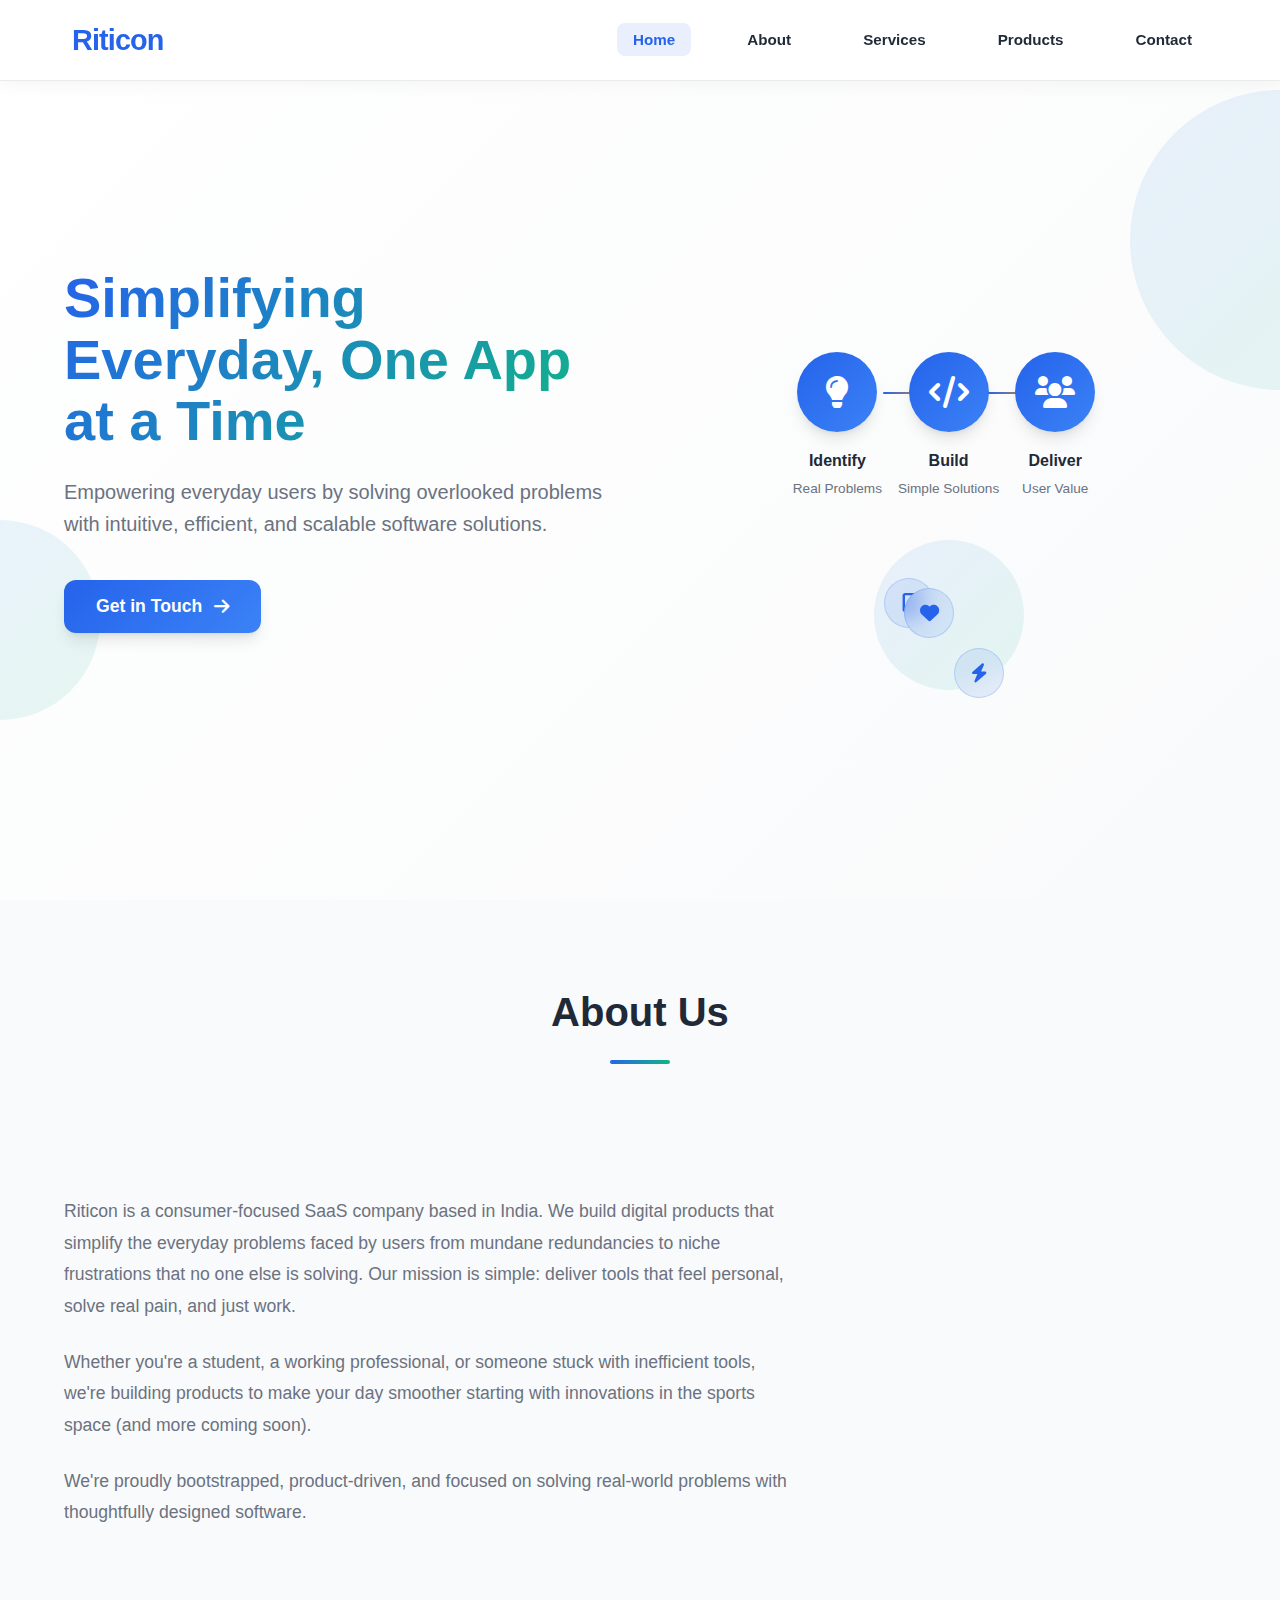
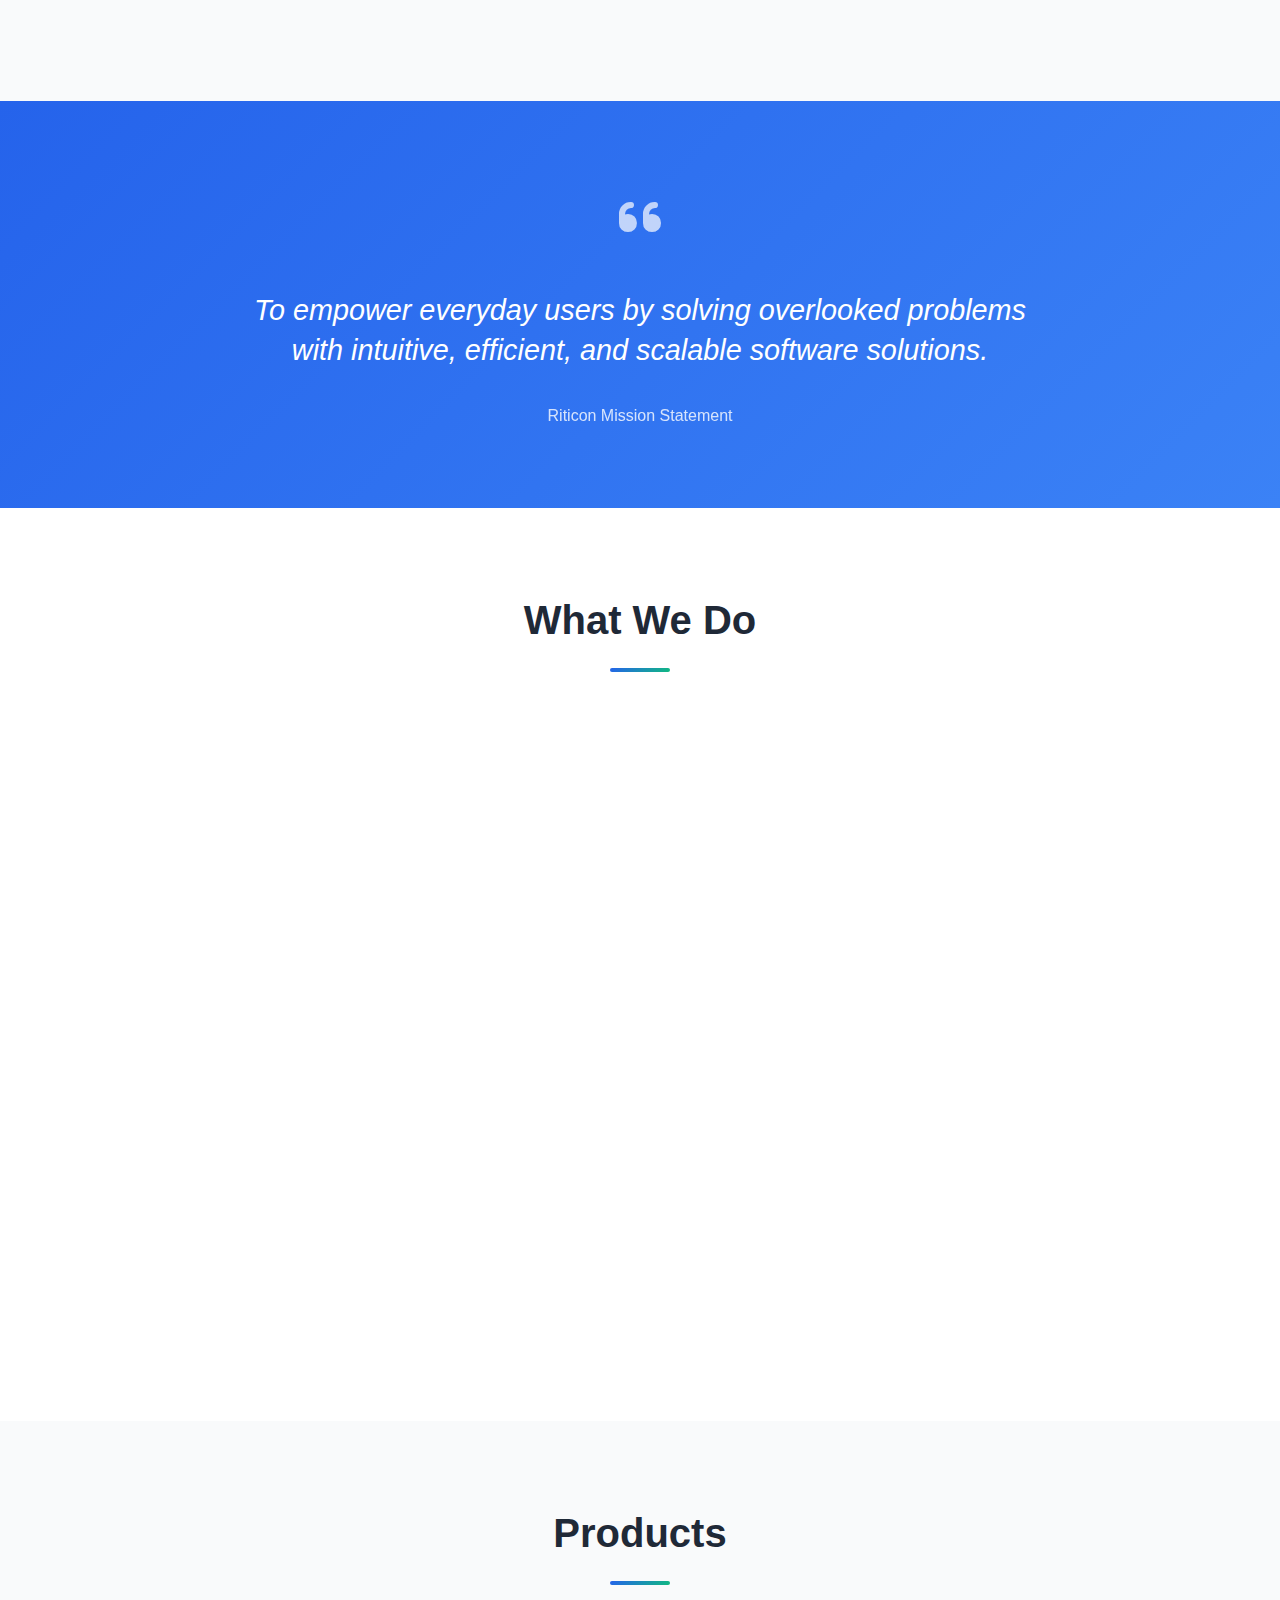
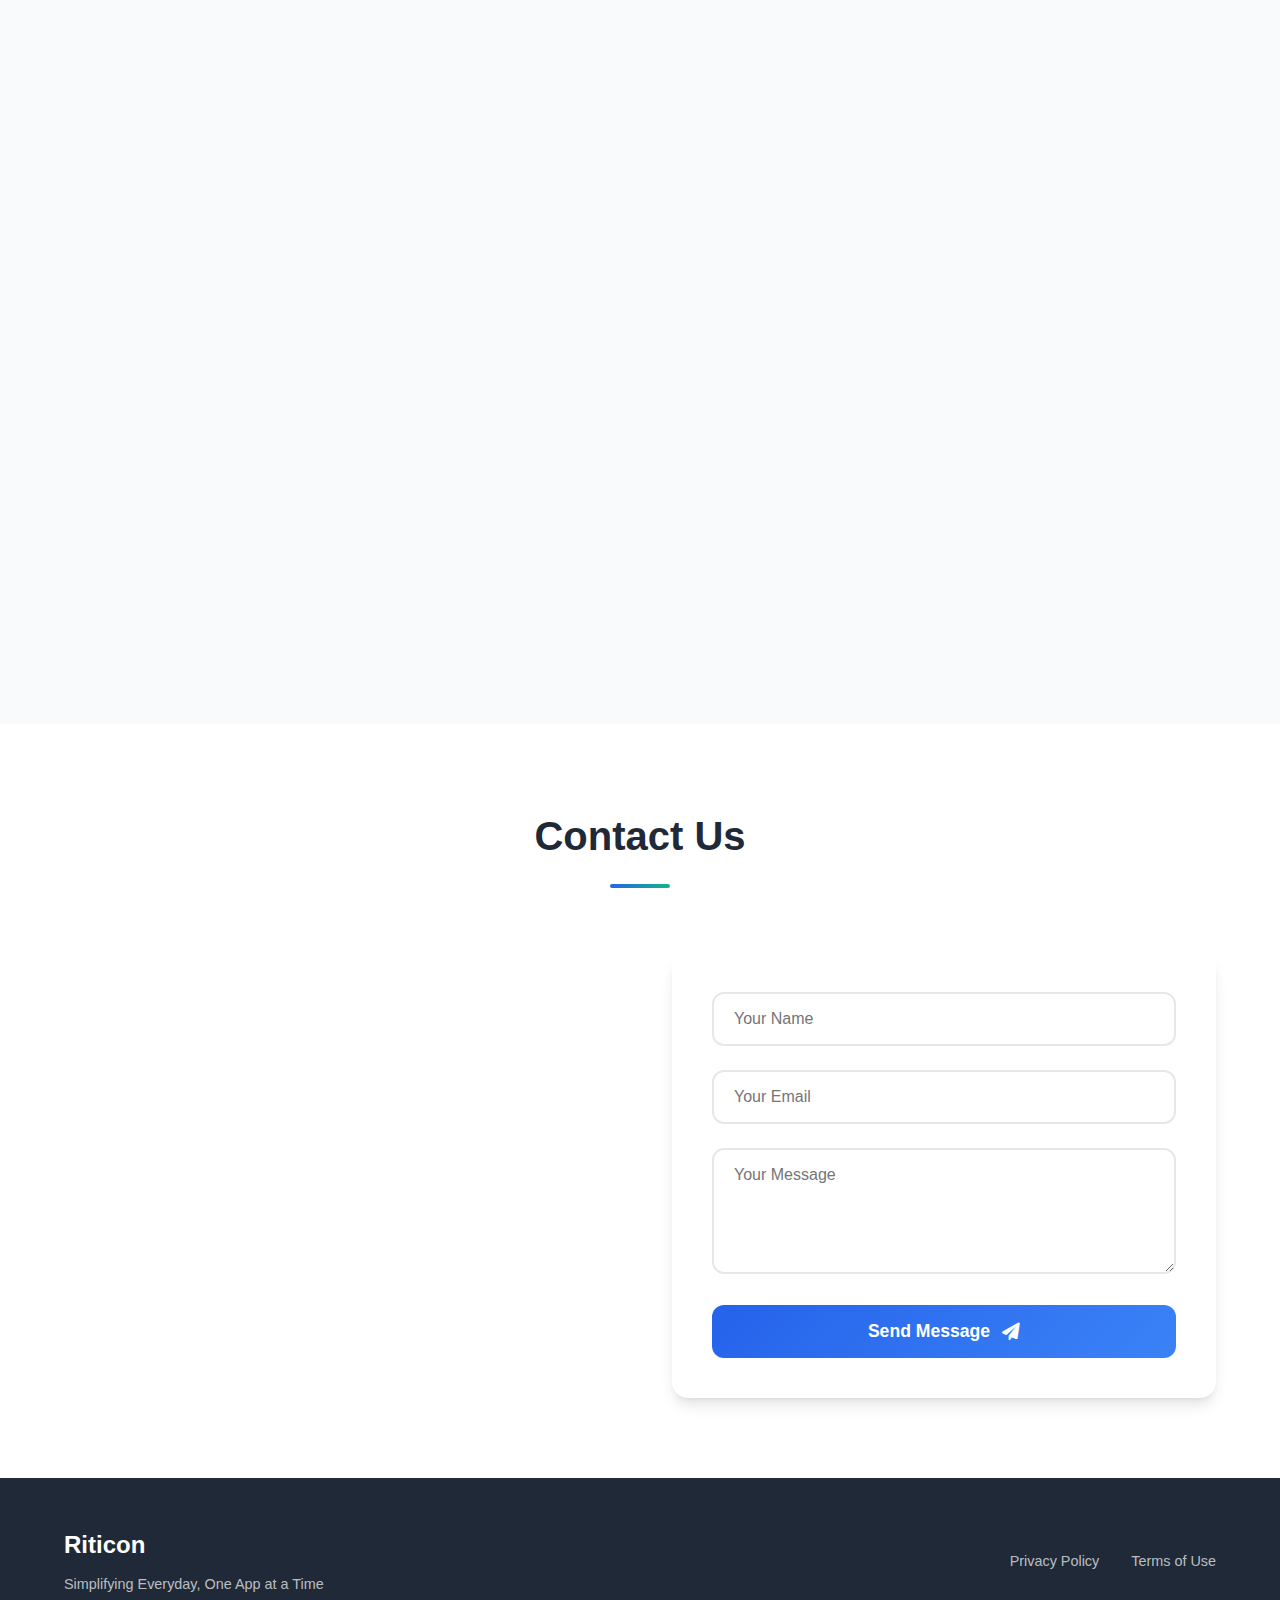
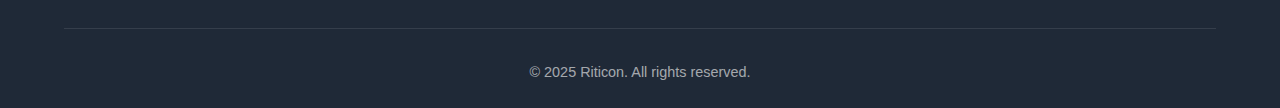
<file: index.html>
<!DOCTYPE html>
<html lang="en">
  <head>
    <meta charset="UTF-8" />
    <meta name="viewport" content="width=device-width, initial-scale=1.0" />
    <title>Riticon - Simplifying Everyday, One App at a Time</title>
    <link rel="stylesheet" href="styles.css" />
    <link
      href="https://fonts.googleapis.com/css2?family=Roboto+Flex:wght@300;400;500;600;700&display=swap"
      rel="stylesheet"
    />
    <link
      rel="stylesheet"
      href="https://cdnjs.cloudflare.com/ajax/libs/font-awesome/6.0.0/css/all.min.css"
    />
  </head>
  <body>
    <nav class="navbar">
      <div class="nav-container">
        <div class="nav-logo">
          <h2>Riticon</h2>
        </div>
        <ul class="nav-menu">
          <li class="nav-item">
            <a href="#home" class="nav-link">Home</a>
          </li>
          <li class="nav-item">
            <a href="#about" class="nav-link">About</a>
          </li>
          <li class="nav-item">
            <a href="#what-we-do" class="nav-link">Services</a>
          </li>
          <li class="nav-item">
            <a href="#products" class="nav-link">Products</a>
          </li>
          <li class="nav-item">
            <a href="#contact" class="nav-link">Contact</a>
          </li>
        </ul>
        <div class="hamburger">
          <span class="bar"></span>
          <span class="bar"></span>
          <span class="bar"></span>
        </div>
      </div>
    </nav>

    <section id="home" class="hero">
      <div class="hero-container">
        <div class="hero-content">
          <h1 class="hero-title">Simplifying Everyday, One App at a Time</h1>
          <p class="hero-subtitle">
            Empowering everyday users by solving overlooked problems with
            intuitive, efficient, and scalable software solutions.
          </p>
          <button class="cta-button" onclick="scrollToContact()">
            <span>Get in Touch</span>
            <i class="fas fa-arrow-right"></i>
          </button>
        </div>
        <div class="hero-visual">
          <div class="infographic-container">
            <div class="process-diagram">
              <div class="process-step step-1">
                <div class="step-circle">
                  <i class="fas fa-lightbulb"></i>
                </div>
                <div class="step-content">
                  <h4>Identify</h4>
                  <p>Real Problems</p>
                </div>
                <div class="step-connector"></div>
              </div>
              <div class="process-step step-2">
                <div class="step-circle">
                  <i class="fas fa-code"></i>
                </div>
                <div class="step-content">
                  <h4>Build</h4>
                  <p>Simple Solutions</p>
                </div>
                <div class="step-connector"></div>
              </div>
              <div class="process-step step-3">
                <div class="step-circle">
                  <i class="fas fa-users"></i>
                </div>
                <div class="step-content">
                  <h4>Deliver</h4>
                  <p>User Value</p>
                </div>
              </div>
            </div>
            <div class="floating-elements">
              <div class="float-item item-1">
                <i class="fas fa-mobile-alt"></i>
              </div>
              <div class="float-item item-2">
                <i class="fas fa-bolt"></i>
              </div>
              <div class="float-item item-3">
                <i class="fas fa-heart"></i>
              </div>
            </div>
          </div>
        </div>
      </div>
      <div class="hero-background">
        <div class="gradient-orb orb-1"></div>
        <div class="gradient-orb orb-2"></div>
        <div class="gradient-orb orb-3"></div>
      </div>
    </section>

    <section id="about" class="about-section">
      <div class="container">
        <div class="section-header">
          <h2 class="section-title">About Us</h2>
          <div class="title-underline"></div>
        </div>
        <div class="about-content">
          <div class="about-text">
            <p>
              Riticon is a consumer-focused SaaS company based in India. We
              build digital products that simplify the everyday problems faced
              by users from mundane redundancies to niche frustrations that no
              one else is solving. Our mission is simple: deliver tools that
              feel personal, solve real pain, and just work.
            </p>

            <p>
              Whether you're a student, a working professional, or someone stuck
              with inefficient tools, we're building products to make your day
              smoother starting with innovations in the sports space (and more
              coming soon).
            </p>

            <p>
              We're proudly bootstrapped, product-driven, and focused on solving
              real-world problems with thoughtfully designed software.
            </p>
          </div>
          <div class="about-stats">
            <div class="stat-item">
              <div class="stat-number">100%</div>
              <div class="stat-label">Bootstrapped</div>
            </div>
            <div class="stat-item">
              <div class="stat-number"><i class="fas fa-flag"></i></div>
              <div class="stat-label">Made in India</div>
            </div>
            <div class="stat-item">
              <div class="stat-number"><i class="fas fa-infinity"></i></div>
              <div class="stat-label">Possibilities</div>
            </div>
          </div>
        </div>
      </div>
    </section>

    <section id="mission" class="mission-section">
      <div class="container">
        <div class="mission-content">
          <div class="quote-icon">
            <i class="fas fa-quote-left"></i>
          </div>
          <blockquote class="mission-quote">
            To empower everyday users by solving overlooked problems with
            intuitive, efficient, and scalable software solutions.
          </blockquote>
          <div class="mission-author">Riticon Mission Statement</div>
        </div>
      </div>
    </section>

    <section id="what-we-do" class="services-section">
      <div class="container">
        <div class="section-header">
          <h2 class="section-title">What We Do</h2>
          <div class="title-underline"></div>
        </div>
        <div class="services-grid">
          <div class="service-card">
            <div class="service-icon">
              <i class="fas fa-cogs"></i>
            </div>
            <h3>Simple, No-Nonsense Apps</h3>
            <p>
              Build applications that eliminate repetitive tasks and streamline
              workflows
            </p>
          </div>
          <div class="service-card">
            <div class="service-icon">
              <i class="fas fa-search"></i>
            </div>
            <h3>Identify Pain Points</h3>
            <p>
              Discover and address the everyday problems users face in their
              digital lives
            </p>
          </div>
          <div class="service-card">
            <div class="service-icon">
              <i class="fas fa-tools"></i>
            </div>
            <h3>Utility-Focused SaaS</h3>
            <p>
              Deliver SaaS tools focused on utility, ease of use, and practical
              value
            </p>
          </div>
          <div class="service-card">
            <div class="service-icon">
              <i class="fas fa-users"></i>
            </div>
            <h3>Customer-First Principles</h3>
            <p>
              Launch products with clean UX, low learning curve, and
              mobile-first design
            </p>
          </div>
        </div>
      </div>
    </section>

    <section id="products" class="products-section">
      <div class="container">
        <div class="section-header">
          <h2 class="section-title">Products</h2>
          <div class="title-underline"></div>
        </div>
        <div class="products-content">
          <div class="product-teaser">
            <div class="teaser-icon">
              <i class="fas fa-rocket"></i>
            </div>
            <h3>Coming Soon</h3>
            <p>
              Riticon is currently developing apps focused on the sports
              ecosystem, solving practical user problems. While full details are
              under wraps, all tools are designed with real users, real
              workflows, and real impact in mind.
            </p>
            <div class="email-signup">
              <input
                type="email"
                placeholder="Enter your email for updates"
                class="email-input"
              />
              <button class="signup-btn">
                <i class="fas fa-bell"></i>
                Notify Me
              </button>
            </div>
            <p class="coming-soon-note">More categories coming soon.</p>
          </div>
        </div>
      </div>
    </section>

    <section id="contact" class="contact-section">
      <div class="container">
        <div class="section-header">
          <h2 class="section-title">Contact Us</h2>
          <div class="title-underline"></div>
        </div>
        <div class="contact-content">
          <div class="contact-info">
            <div class="contact-item">
              <div class="contact-icon">
                <i class="fas fa-envelope"></i>
              </div>
              <div class="contact-details">
                <h4>Email</h4>
                <p>company@riticon.com</p>
              </div>
            </div>
            <div class="contact-item">
              <div class="contact-icon">
                <i class="fas fa-map-marker-alt"></i>
              </div>
              <div class="contact-details">
                <h4>Location</h4>
                <p>India</p>
              </div>
            </div>
          </div>
          <div class="contact-form">
            <form class="form">
              <div class="form-group">
                <input
                  type="text"
                  placeholder="Your Name"
                  class="form-input"
                  required
                />
              </div>
              <div class="form-group">
                <input
                  type="email"
                  placeholder="Your Email"
                  class="form-input"
                  required
                />
              </div>
              <div class="form-group">
                <textarea
                  placeholder="Your Message"
                  class="form-textarea"
                  rows="5"
                  required
                ></textarea>
              </div>
              <button type="submit" class="form-submit">
                <span>Send Message</span>
                <i class="fas fa-paper-plane"></i>
              </button>
            </form>
          </div>
        </div>
      </div>
    </section>

    <footer class="footer">
      <div class="container">
        <div class="footer-content">
          <div class="footer-brand">
            <h3>Riticon</h3>
            <p>Simplifying Everyday, One App at a Time</p>
          </div>
          <div class="footer-links">
            <a href="privacy-policy.html" class="footer-link">Privacy Policy</a>
            <a href="terms-of-use.html" class="footer-link">Terms of Use</a>
          </div>
        </div>
        <div class="footer-bottom">
          <p>&copy; 2025 Riticon. All rights reserved.</p>
        </div>
      </div>
    </footer>

    <script src="script.js"></script>
  </body>
</html>
</file>
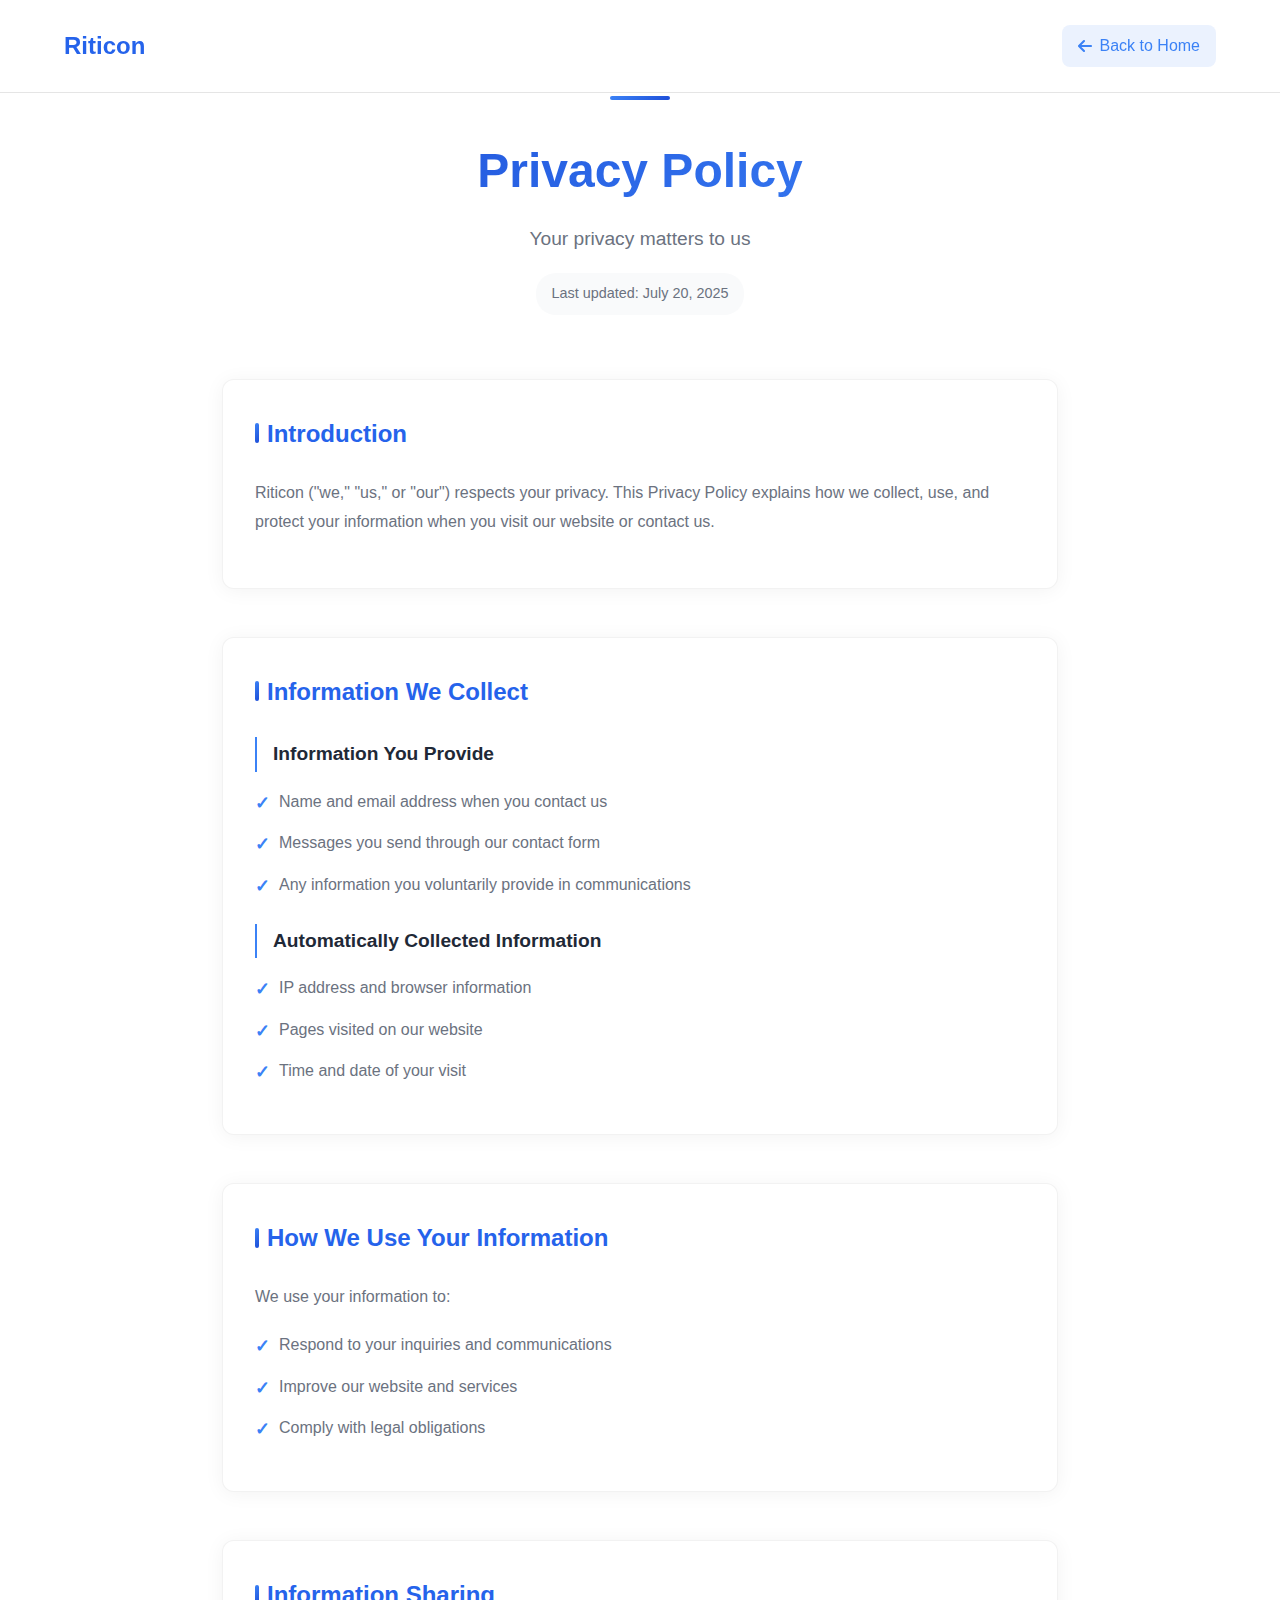
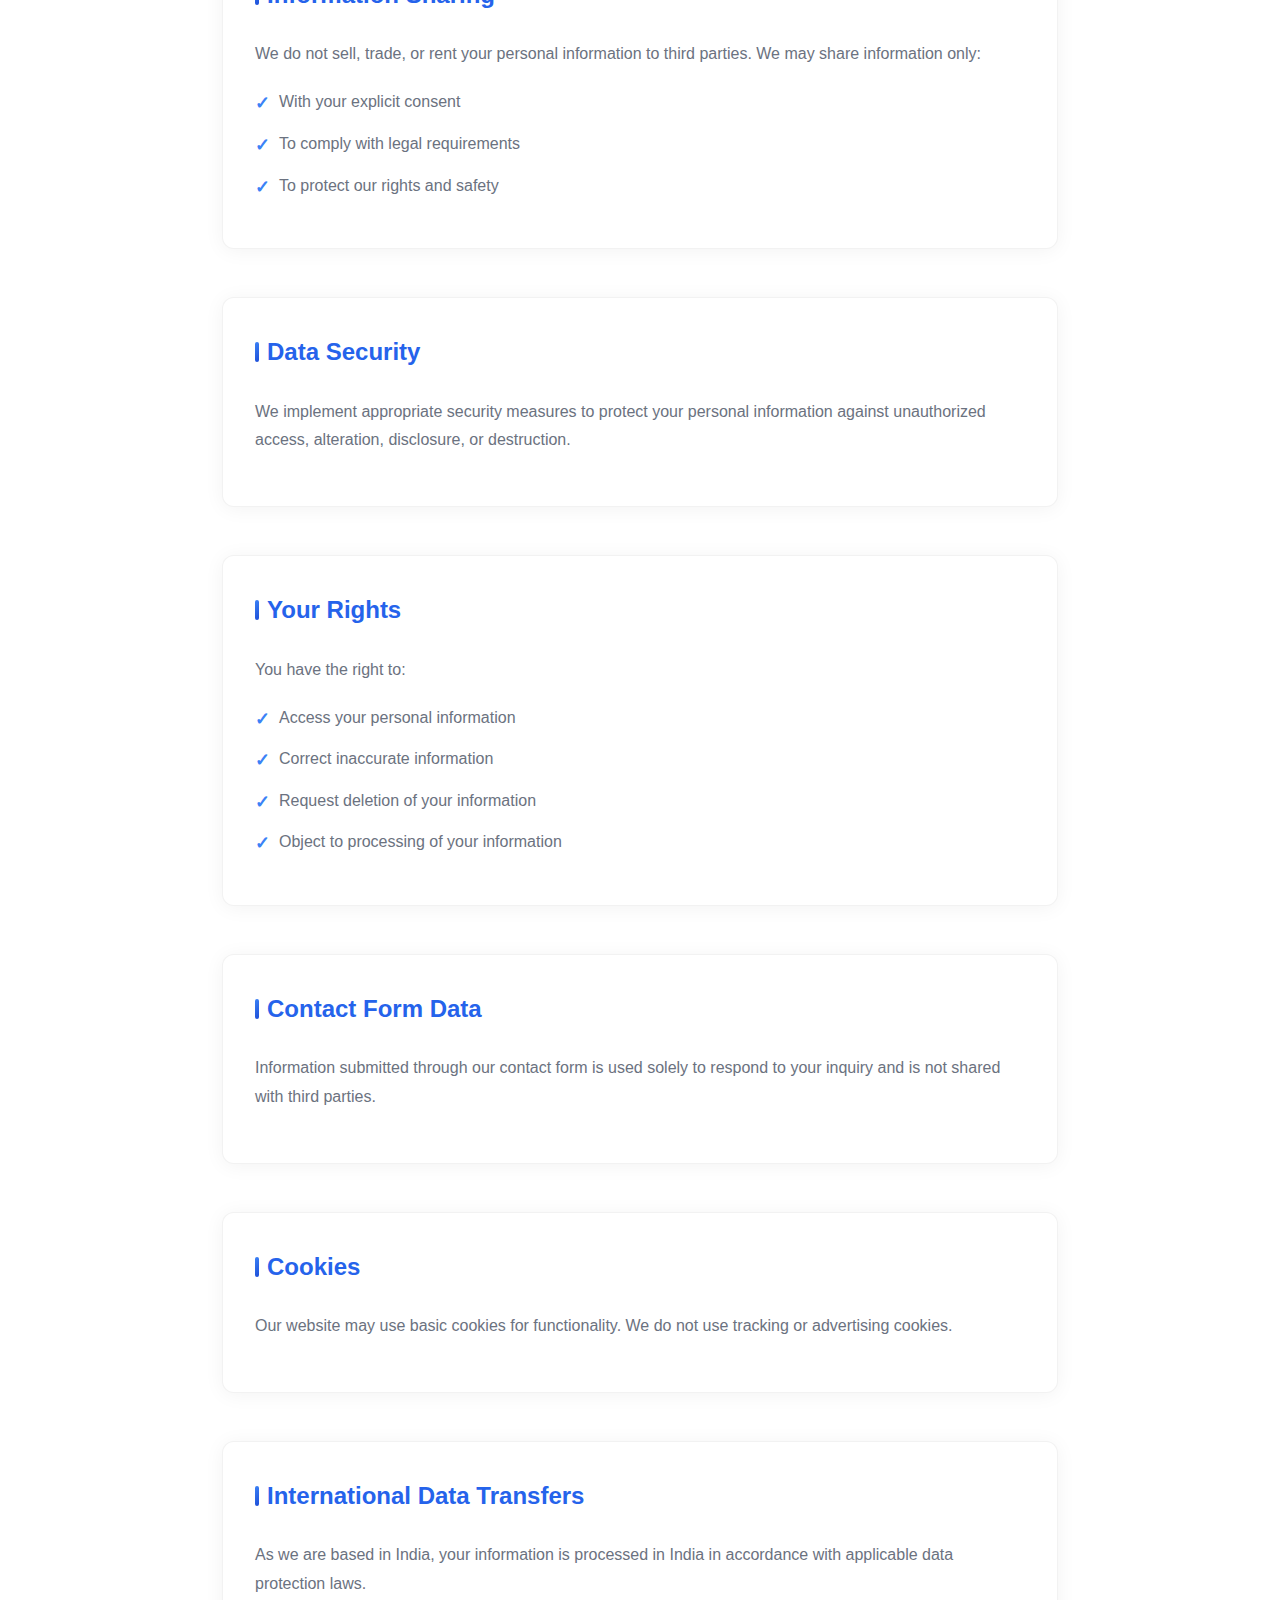
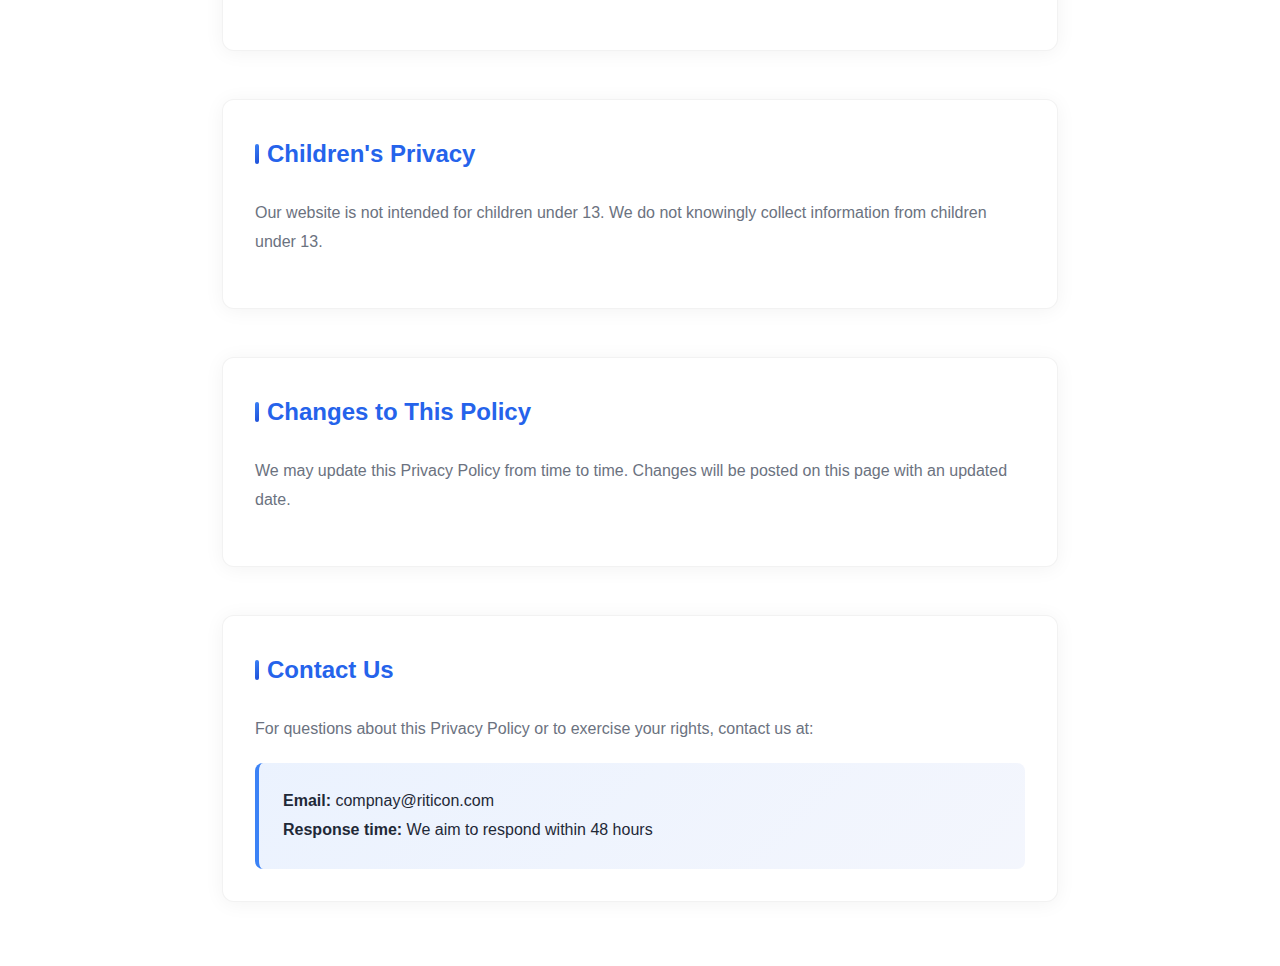
<file: privacy-policy.html>
<!DOCTYPE html>
<html lang="en">
  <head>
    <meta charset="UTF-8" />
    <meta name="viewport" content="width=device-width, initial-scale=1.0" />
    <title>Privacy Policy - Riticon</title>
    <link rel="stylesheet" href="styles.css" />
    <link
      href="https://fonts.googleapis.com/css2?family=Roboto+Flex:wght@300;400;500;600;700&display=swap"
      rel="stylesheet"
    />
    <link
      rel="stylesheet"
      href="https://cdnjs.cloudflare.com/ajax/libs/font-awesome/6.0.0/css/all.min.css"
    />
    <style>
      .legal-nav {
        position: fixed;
        top: 0;
        left: 0;
        right: 0;
        background: rgba(255, 255, 255, 0.95);
        backdrop-filter: blur(10px);
        padding: 1rem 0;
        z-index: 1000;
        border-bottom: 1px solid rgba(0, 0, 0, 0.1);
      }

      .legal-nav .container {
        max-width: 1200px;
        margin: 0 auto;
        padding: 0 1.5rem;
        display: flex;
        justify-content: space-between;
        align-items: center;
        min-height: 60px;
      }

      .nav-logo h3 {
        color: var(--primary-color);
        margin: 0;
        font-size: 1.5rem;
        font-weight: 700;
        line-height: 1;
      }

      .legal-container {
        max-width: 900px;
        margin: 0 auto;
        padding: 8rem 2rem 4rem;
        line-height: 1.8;
        background: #fff;
      }

      .legal-header {
        text-align: center;
        margin-bottom: 4rem;
        position: relative;
      }

      .legal-header::before {
        content: "";
        position: absolute;
        top: -2rem;
        left: 50%;
        transform: translateX(-50%);
        width: 60px;
        height: 4px;
        background: linear-gradient(135deg, #3b82f6, #1d4ed8);
        border-radius: 2px;
      }

      .legal-title {
        font-size: 3rem;
        font-weight: 700;
        background: linear-gradient(135deg, #1d4ed8, #3b82f6);
        -webkit-background-clip: text;
        -webkit-text-fill-color: transparent;
        background-clip: text;
        margin-bottom: 0.5rem;
      }

      .legal-subtitle {
        font-size: 1.2rem;
        color: var(--text-secondary);
        margin-bottom: 1rem;
      }

      .legal-date {
        display: inline-block;
        background: var(--bg-secondary);
        padding: 0.5rem 1rem;
        border-radius: 20px;
        color: var(--text-secondary);
        font-size: 0.9rem;
        font-weight: 500;
      }

      .legal-content {
        display: grid;
        gap: 3rem;
      }

      .legal-section {
        background: #fff;
        border-radius: 12px;
        padding: 2rem;
        box-shadow: 0 2px 20px rgba(0, 0, 0, 0.05);
        border: 1px solid rgba(0, 0, 0, 0.05);
        transition: transform 0.3s ease, box-shadow 0.3s ease;
      }

      .legal-section:hover {
        transform: translateY(-2px);
        box-shadow: 0 8px 30px rgba(0, 0, 0, 0.1);
      }

      .legal-section h2 {
        font-size: 1.5rem;
        font-weight: 600;
        color: var(--primary-color);
        margin-bottom: 1.5rem;
        display: flex;
        align-items: center;
        gap: 0.5rem;
      }

      .legal-section h2::before {
        content: "";
        width: 4px;
        height: 20px;
        background: linear-gradient(135deg, #3b82f6, #1d4ed8);
        border-radius: 2px;
      }

      .legal-section h3 {
        font-size: 1.2rem;
        font-weight: 600;
        color: var(--text-primary);
        margin: 1.5rem 0 1rem;
        padding-left: 1rem;
        border-left: 2px solid #3b82f6;
      }

      .legal-section p {
        margin-bottom: 1.2rem;
        color: var(--text-secondary);
        font-size: 1rem;
      }

      .legal-section ul {
        margin: 1rem 0;
        padding-left: 0;
        list-style: none;
      }

      .legal-section li {
        margin-bottom: 0.8rem;
        color: var(--text-secondary);
        padding-left: 1.5rem;
        position: relative;
      }

      .legal-section li::before {
        content: "✓";
        position: absolute;
        left: 0;
        color: #3b82f6;
        font-weight: bold;
        font-size: 1.1rem;
      }

      .back-link {
        display: inline-flex;
        align-items: center;
        gap: 0.5rem;
        margin-bottom: 2rem;
        color: #3b82f6;
        text-decoration: none;
        font-weight: 500;
        padding: 0.5rem 1rem;
        border-radius: 8px;
        transition: all 0.3s ease;
        background: rgba(59, 130, 246, 0.1);
      }

      .legal-nav .back-link {
        margin-bottom: 0;
        height: fit-content;
        align-self: center;
      }

      .back-link:hover {
        background: #3b82f6;
        color: white;
        transform: translateX(-3px);
      }

      .company-info {
        background: linear-gradient(135deg, #1d4ed8, #3b82f6);
        color: white;
        padding: 2rem;
        border-radius: 12px;
        margin-bottom: 2rem;
        text-align: center;
      }

      .company-info strong {
        font-size: 1.3rem;
        display: block;
        margin-bottom: 1rem;
      }

      .contact-highlight {
        background: linear-gradient(135deg, rgba(59, 130, 246, 0.1), rgba(29, 78, 216, 0.05));
        padding: 1.5rem;
        border-radius: 8px;
        border-left: 4px solid #3b82f6;
      }

      @media (max-width: 768px) {
        .legal-container {
          padding: 6rem 1.5rem 3rem;
        }

        .legal-title {
          font-size: 2.2rem;
        }

        .legal-section {
          padding: 1.5rem;
        }
      }
    </style>
  </head>
  <body>
    <nav class="legal-nav">
      <div class="container">
        <div class="nav-logo">
          <h3>Riticon</h3>
        </div>
        <a href="index.html" class="back-link">
          <i class="fas fa-arrow-left"></i>
          Back to Home
        </a>
      </div>
    </nav>

    <div class="legal-container">
      <div class="legal-header">
        <h1 class="legal-title">Privacy Policy</h1>
        <p class="legal-subtitle">Your privacy matters to us</p>
        <span class="legal-date">Last updated: July 20, 2025</span>
      </div>

      <div class="legal-content">
        <div class="legal-section">
          <h2>Introduction</h2>
          <p>
            Riticon ("we," "us," or "our") respects your privacy. This Privacy
            Policy explains how we collect, use, and protect your information
            when you visit our website or contact us.
          </p>
        </div>

        <div class="legal-section">
          <h2>Information We Collect</h2>

          <h3>Information You Provide</h3>
          <ul>
            <li>Name and email address when you contact us</li>
            <li>Messages you send through our contact form</li>
            <li>Any information you voluntarily provide in communications</li>
          </ul>

          <h3>Automatically Collected Information</h3>
          <ul>
            <li>IP address and browser information</li>
            <li>Pages visited on our website</li>
            <li>Time and date of your visit</li>
          </ul>
        </div>

        <div class="legal-section">
          <h2>How We Use Your Information</h2>
          <p>We use your information to:</p>
          <ul>
            <li>Respond to your inquiries and communications</li>
            <li>Improve our website and services</li>
            <li>Comply with legal obligations</li>
          </ul>
        </div>

        <div class="legal-section">
          <h2>Information Sharing</h2>
          <p>
            We do not sell, trade, or rent your personal information to third
            parties. We may share information only:
          </p>
          <ul>
            <li>With your explicit consent</li>
            <li>To comply with legal requirements</li>
            <li>To protect our rights and safety</li>
          </ul>
        </div>

        <div class="legal-section">
          <h2>Data Security</h2>
          <p>
            We implement appropriate security measures to protect your personal
            information against unauthorized access, alteration, disclosure, or
            destruction.
          </p>
        </div>

        <div class="legal-section">
          <h2>Your Rights</h2>
          <p>You have the right to:</p>
          <ul>
            <li>Access your personal information</li>
            <li>Correct inaccurate information</li>
            <li>Request deletion of your information</li>
            <li>Object to processing of your information</li>
          </ul>
        </div>

        <div class="legal-section">
          <h2>Contact Form Data</h2>
          <p>
            Information submitted through our contact form is used solely to
            respond to your inquiry and is not shared with third parties.
          </p>
        </div>

        <div class="legal-section">
          <h2>Cookies</h2>
          <p>
            Our website may use basic cookies for functionality. We do not use
            tracking or advertising cookies.
          </p>
        </div>

        <div class="legal-section">
          <h2>International Data Transfers</h2>
          <p>
            As we are based in India, your information is processed in India in
            accordance with applicable data protection laws.
          </p>
        </div>

        <div class="legal-section">
          <h2>Children's Privacy</h2>
          <p>
            Our website is not intended for children under 13. We do not
            knowingly collect information from children under 13.
          </p>
        </div>

        <div class="legal-section">
          <h2>Changes to This Policy</h2>
          <p>
            We may update this Privacy Policy from time to time. Changes will be
            posted on this page with an updated date.
          </p>
        </div>

        <div class="legal-section">
          <h2>Contact Us</h2>
          <p>
            For questions about this Privacy Policy or to exercise your rights,
            contact us at:
          </p>
          <div class="contact-highlight">
            <strong>Email:</strong> compnay@riticon.com<br />
            <strong>Response time:</strong> We aim to respond within 48 hours
          </div>
        </div>
      </div>
    </div>
  </body>
</html>
</file>
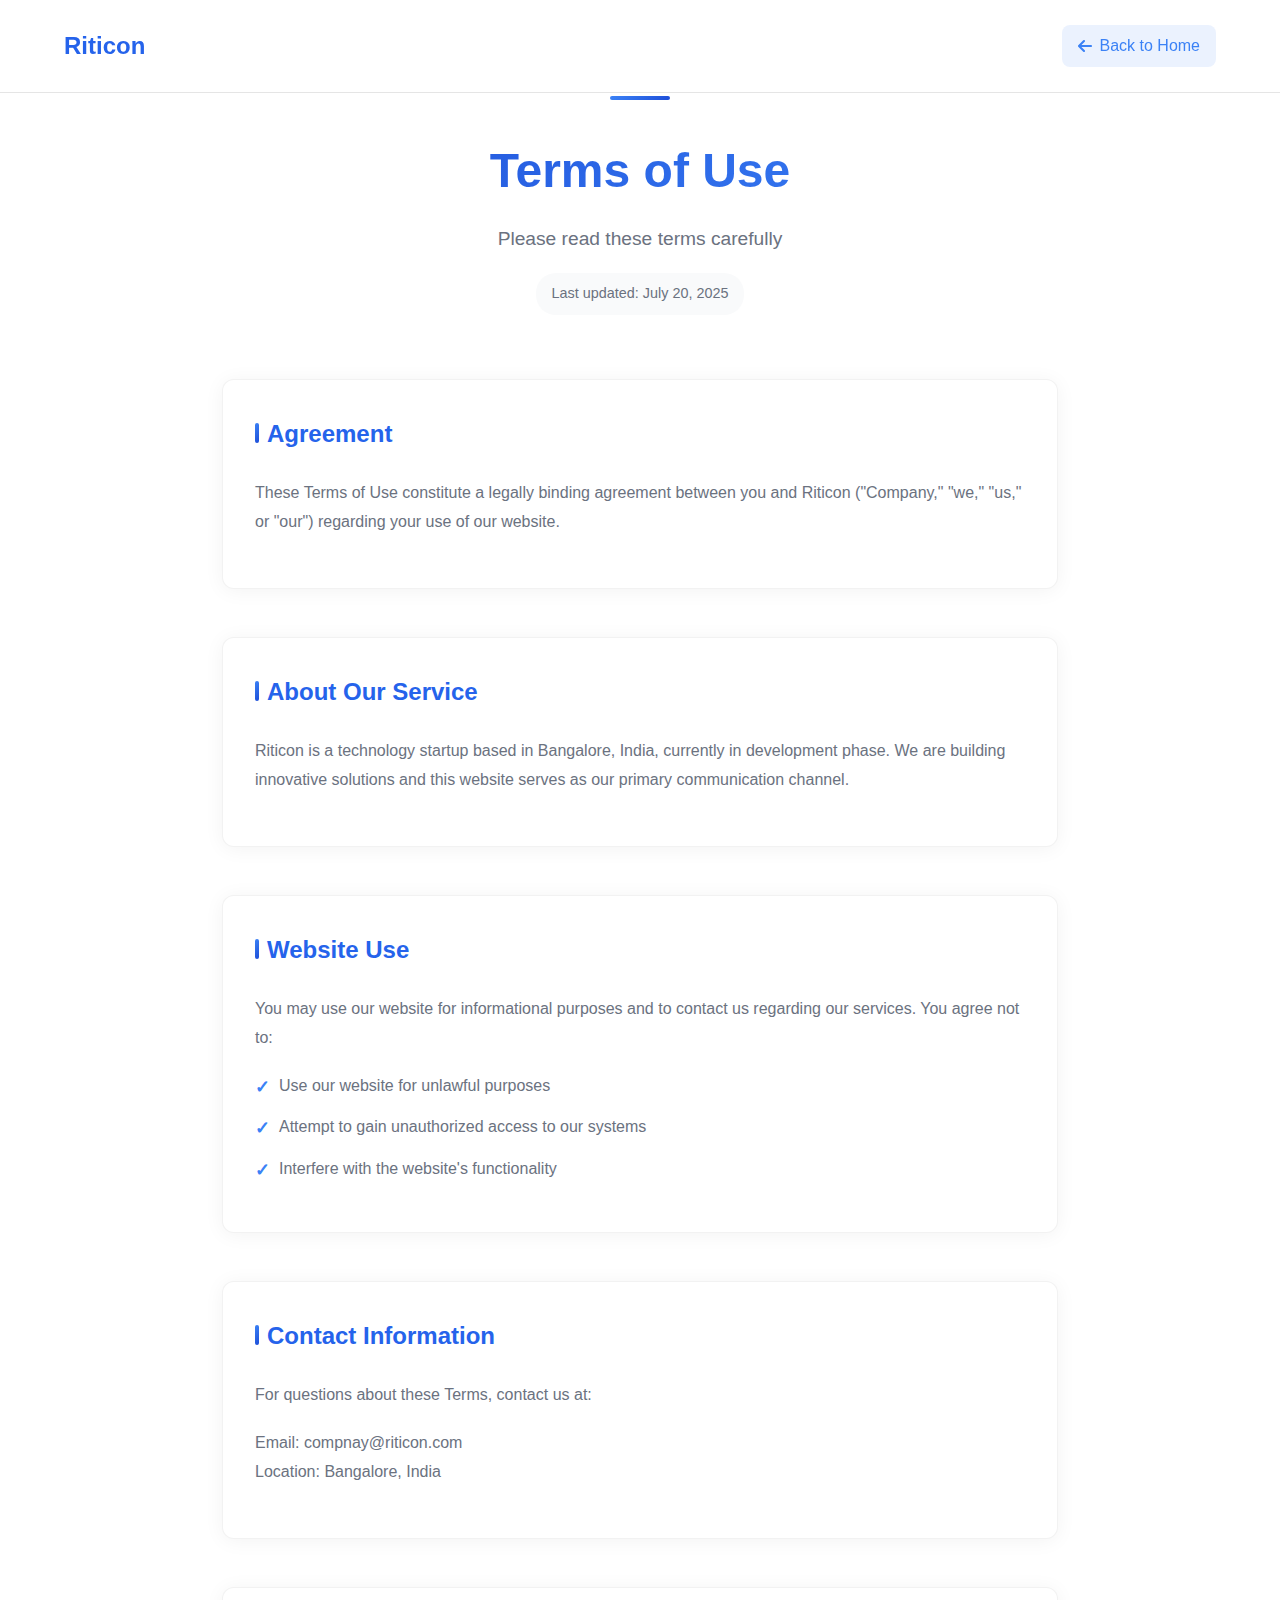
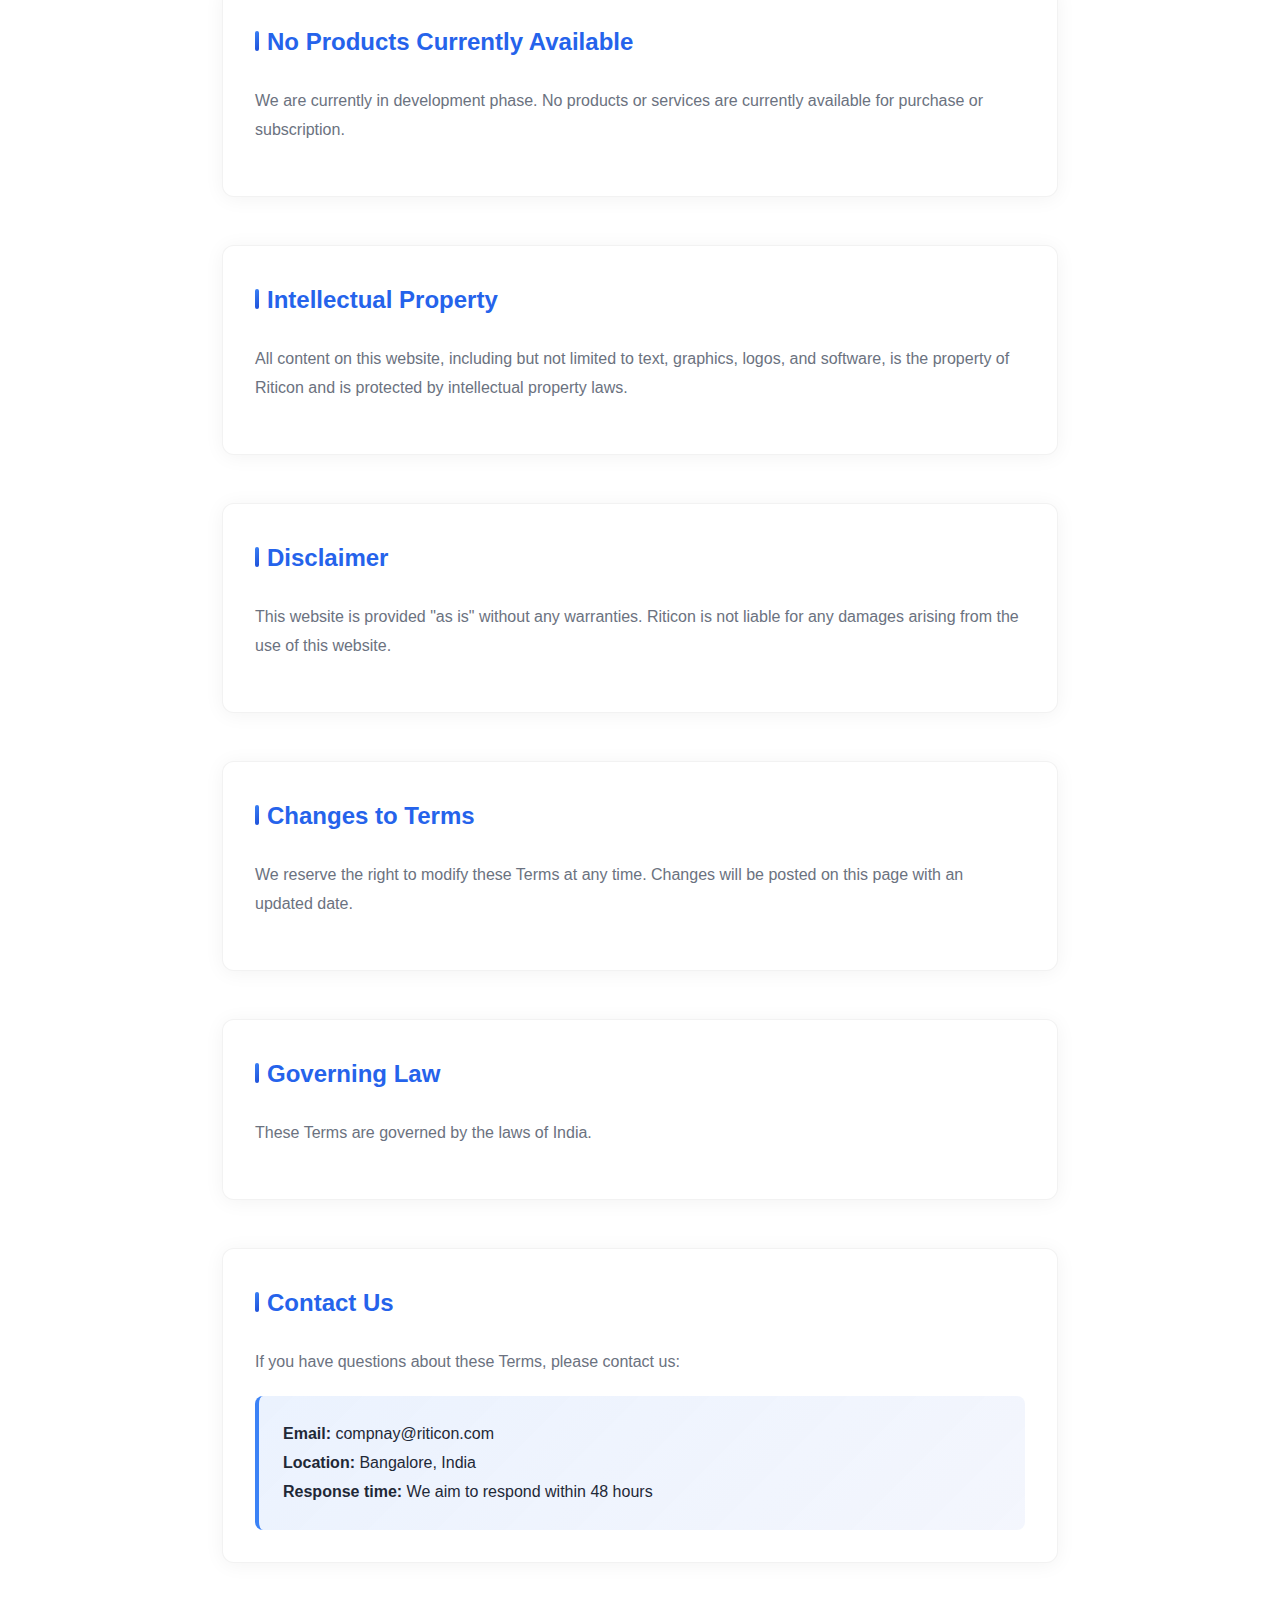
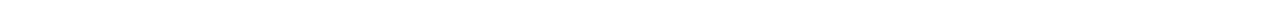
<file: terms-of-use.html>
<!DOCTYPE html>
<html lang="en">
  <head>
    <meta charset="UTF-8" />
    <meta name="viewport" content="width=device-width, initial-scale=1.0" />
    <title>Terms of Use - Riticon</title>
    <link rel="stylesheet" href="styles.css" />
    <link
      href="https://fonts.googleapis.com/css2?family=Roboto+Flex:wght@300;400;500;600;700&display=swap"
      rel="stylesheet"
    />
    <link
      rel="stylesheet"
      href="https://cdnjs.cloudflare.com/ajax/libs/font-awesome/6.0.0/css/all.min.css"
    />
    <style>
      .legal-nav {
        position: fixed;
        top: 0;
        left: 0;
        right: 0;
        background: rgba(255, 255, 255, 0.95);
        backdrop-filter: blur(10px);
        padding: 1rem 0;
        z-index: 1000;
        border-bottom: 1px solid rgba(0, 0, 0, 0.1);
      }

      .legal-nav .container {
        max-width: 1200px;
        margin: 0 auto;
        padding: 0 1.5rem;
        display: flex;
        justify-content: space-between;
        align-items: center;
        min-height: 60px;
      }

      .nav-logo h3 {
        color: var(--primary-color);
        margin: 0;
        font-size: 1.5rem;
        font-weight: 700;
        line-height: 1;
      }

      .legal-container {
        max-width: 900px;
        margin: 0 auto;
        padding: 8rem 2rem 4rem;
        line-height: 1.8;
        background: #fff;
      }

      .legal-header {
        text-align: center;
        margin-bottom: 4rem;
        position: relative;
      }

      .legal-header::before {
        content: "";
        position: absolute;
        top: -2rem;
        left: 50%;
        transform: translateX(-50%);
        width: 60px;
        height: 4px;
        background: linear-gradient(135deg, #3b82f6, #1d4ed8);
        border-radius: 2px;
      }

      .legal-title {
        font-size: 3rem;
        font-weight: 700;
        background: linear-gradient(135deg, #1d4ed8, #3b82f6);
        -webkit-background-clip: text;
        -webkit-text-fill-color: transparent;
        background-clip: text;
        margin-bottom: 0.5rem;
      }

      .legal-subtitle {
        font-size: 1.2rem;
        color: var(--text-secondary);
        margin-bottom: 1rem;
      }

      .legal-date {
        display: inline-block;
        background: var(--bg-secondary);
        padding: 0.5rem 1rem;
        border-radius: 20px;
        color: var(--text-secondary);
        font-size: 0.9rem;
        font-weight: 500;
      }

      .legal-content {
        display: grid;
        gap: 3rem;
      }

      .legal-section {
        background: #fff;
        border-radius: 12px;
        padding: 2rem;
        box-shadow: 0 2px 20px rgba(0, 0, 0, 0.05);
        border: 1px solid rgba(0, 0, 0, 0.05);
        transition: transform 0.3s ease, box-shadow 0.3s ease;
      }

      .legal-section:hover {
        transform: translateY(-2px);
        box-shadow: 0 8px 30px rgba(0, 0, 0, 0.1);
      }

      .legal-section h2 {
        font-size: 1.5rem;
        font-weight: 600;
        color: var(--primary-color);
        margin-bottom: 1.5rem;
        display: flex;
        align-items: center;
        gap: 0.5rem;
      }

      .legal-section h2::before {
        content: "";
        width: 4px;
        height: 20px;
        background: linear-gradient(135deg, #3b82f6, #1d4ed8);
        border-radius: 2px;
      }

      .legal-section h3 {
        font-size: 1.2rem;
        font-weight: 600;
        color: var(--text-primary);
        margin: 1.5rem 0 1rem;
        padding-left: 1rem;
        border-left: 2px solid #3b82f6;
      }

      .legal-section p {
        margin-bottom: 1.2rem;
        color: var(--text-secondary);
        font-size: 1rem;
      }

      .legal-section ul {
        margin: 1rem 0;
        padding-left: 0;
        list-style: none;
      }

      .legal-section li {
        margin-bottom: 0.8rem;
        color: var(--text-secondary);
        padding-left: 1.5rem;
        position: relative;
      }

      .legal-section li::before {
        content: "✓";
        position: absolute;
        left: 0;
        color: #3b82f6;
        font-weight: bold;
        font-size: 1.1rem;
      }

      .back-link {
        display: inline-flex;
        align-items: center;
        gap: 0.5rem;
        margin-bottom: 2rem;
        color: #3b82f6;
        text-decoration: none;
        font-weight: 500;
        padding: 0.5rem 1rem;
        border-radius: 8px;
        transition: all 0.3s ease;
        background: rgba(59, 130, 246, 0.1);
      }

      .legal-nav .back-link {
        margin-bottom: 0;
        height: fit-content;
        align-self: center;
      }

      .back-link:hover {
        background: #3b82f6;
        color: white;
        transform: translateX(-3px);
      }

      .contact-highlight {
        background: linear-gradient(
          135deg,
          rgba(59, 130, 246, 0.1),
          rgba(29, 78, 216, 0.05)
        );
        padding: 1.5rem;
        border-radius: 8px;
        border-left: 4px solid #3b82f6;
        margin-top: 1rem;
      }

      @media (max-width: 768px) {
        .legal-container {
          padding: 6rem 1.5rem 3rem;
        }

        .legal-title {
          font-size: 2.2rem;
        }

        .legal-section {
          padding: 1.5rem;
        }
      }
    </style>
  </head>
  <body>
    <nav class="legal-nav">
      <div class="container">
        <div class="nav-logo">
          <h3>Riticon</h3>
        </div>
        <a href="index.html" class="back-link">
          <i class="fas fa-arrow-left"></i>
          Back to Home
        </a>
      </div>
    </nav>

    <div class="legal-container">
      <div class="legal-header">
        <h1 class="legal-title">Terms of Use</h1>
        <p class="legal-subtitle">Please read these terms carefully</p>
        <span class="legal-date">Last updated: July 20, 2025</span>
      </div>

      <div class="legal-content">
        <div class="legal-section">
          <h2>Agreement</h2>
          <p>
            These Terms of Use constitute a legally binding agreement between
            you and Riticon ("Company," "we," "us," or "our") regarding your use
            of our website.
          </p>
        </div>

        <div class="legal-section">
          <h2>About Our Service</h2>
          <p>
            Riticon is a technology startup based in Bangalore, India, currently
            in development phase. We are building innovative solutions and this
            website serves as our primary communication channel.
          </p>
        </div>

        <div class="legal-section">
          <h2>Website Use</h2>
          <p>
            You may use our website for informational purposes and to contact us
            regarding our services. You agree not to:
          </p>
          <ul>
            <li>Use our website for unlawful purposes</li>
            <li>Attempt to gain unauthorized access to our systems</li>
            <li>Interfere with the website's functionality</li>
          </ul>
        </div>

        <div class="legal-section">
          <h2>Contact Information</h2>
          <p>For questions about these Terms, contact us at:</p>
          <p>
            Email: compnay@riticon.com<br />
            Location: Bangalore, India
          </p>
        </div>

        <div class="legal-section">
          <h2>No Products Currently Available</h2>
          <p>
            We are currently in development phase. No products or services are
            currently available for purchase or subscription.
          </p>
        </div>

        <div class="legal-section">
          <h2>Intellectual Property</h2>
          <p>
            All content on this website, including but not limited to text,
            graphics, logos, and software, is the property of Riticon and is
            protected by intellectual property laws.
          </p>
        </div>

        <div class="legal-section">
          <h2>Disclaimer</h2>
          <p>
            This website is provided "as is" without any warranties. Riticon is
            not liable for any damages arising from the use of this website.
          </p>
        </div>

        <div class="legal-section">
          <h2>Changes to Terms</h2>
          <p>
            We reserve the right to modify these Terms at any time. Changes will
            be posted on this page with an updated date.
          </p>
        </div>

        <div class="legal-section">
          <h2>Governing Law</h2>
          <p>These Terms are governed by the laws of India.</p>
        </div>

        <div class="legal-section">
          <h2>Contact Us</h2>
          <p>If you have questions about these Terms, please contact us:</p>
          <div class="contact-highlight">
            <strong>Email:</strong> compnay@riticon.com<br />
            <strong>Location:</strong> Bangalore, India<br />
            <strong>Response time:</strong> We aim to respond within 48 hours
          </div>
        </div>
      </div>
    </div>
  </body>
</html>
</file>
<file: styles.css>
:root {
  --primary-color: #2563eb;
  --primary-light: #3b82f6;
  --primary-dark: #1d4ed8;
  --secondary-color: #10b981;
  --accent-color: #f59e0b;
  --text-primary: #1f2937;
  --text-secondary: #6b7280;
  --text-light: #9ca3af;
  --bg-primary: #ffffff;
  --bg-secondary: #f9fafb;
  --bg-tertiary: #f3f4f6;
  --border-color: #e5e7eb;
  --shadow-sm: 0 1px 2px 0 rgb(0 0 0 / 0.05);
  --shadow-md: 0 4px 6px -1px rgb(0 0 0 / 0.1), 0 2px 4px -2px rgb(0 0 0 / 0.1);
  --shadow-lg: 0 10px 15px -3px rgb(0 0 0 / 0.1),
    0 4px 6px -4px rgb(0 0 0 / 0.1);
  --shadow-xl: 0 20px 25px -5px rgb(0 0 0 / 0.1),
    0 8px 10px -6px rgb(0 0 0 / 0.1);
  --border-radius: 0.75rem;
  --border-radius-sm: 0.5rem;
  --border-radius-lg: 1rem;
  --transition: all 0.3s cubic-bezier(0.4, 0, 0.2, 1);
  --font-family: "Inter", -apple-system, BlinkMacSystemFont, "Segoe UI", Roboto,
    Oxygen, Ubuntu, Cantarell, sans-serif;
}

* {
  margin: 0;
  padding: 0;
  box-sizing: border-box;
}

html {
  scroll-behavior: smooth;
  font-size: 16px;
}

body {
  font-family: var(--font-family);
  line-height: 1.6;
  color: var(--text-primary);
  background-color: var(--bg-primary);
  overflow-x: hidden;
}

.container {
  max-width: 1200px;
  margin: 0 auto;
  padding: 0 1.5rem;
}

.navbar {
  position: fixed;
  top: 0;
  width: 100%;
  background: rgba(255, 255, 255, 0.95);
  backdrop-filter: blur(15px);
  border-bottom: 1px solid rgba(0, 0, 0, 0.08);
  z-index: 1000;
  transition: var(--transition);
  box-shadow: 0 1px 20px rgba(0, 0, 0, 0.05);
}

.navbar.scrolled {
  background: rgba(255, 255, 255, 0.98);
  box-shadow: var(--shadow-md);
}

.nav-container {
  max-width: 1200px;
  margin: 0 auto;
  padding: 0 2rem;
  display: flex;
  justify-content: space-between;
  align-items: center;
  height: 80px;
}

.nav-logo h2 {
  color: var(--primary-color);
  font-weight: 700;
  font-size: 1.8rem;
  letter-spacing: -0.03em;
  transition: var(--transition);
}

.nav-menu {
  display: flex;
  list-style: none;
  gap: 2.5rem;
  align-items: center;
}

.nav-link {
  text-decoration: none;
  color: var(--text-primary);
  font-weight: 600;
  font-size: 0.95rem;
  transition: var(--transition);
  position: relative;
  padding: 0.5rem 1rem;
  border-radius: 8px;
}

.nav-link::after {
  content: "";
  position: absolute;
  bottom: -5px;
  left: 0;
  width: 0;
  height: 2px;
  background: var(--primary-color);
  transition: var(--transition);
}

.nav-link:hover {
  color: var(--primary-color);
  transform: translateY(-1px);
}

.nav-link:hover::after {
  width: 100%;
}

.nav-link.active {
  color: var(--primary-color);
  background: rgba(37, 99, 235, 0.1);
}

.hamburger {
  display: none;
  flex-direction: column;
  cursor: pointer;
  gap: 4px;
}

.bar {
  width: 25px;
  height: 3px;
  background: var(--text-primary);
  transition: var(--transition);
  border-radius: 2px;
}

.hero {
  min-height: 100vh;
  display: flex;
  align-items: center;
  position: relative;
  background: linear-gradient(
    135deg,
    var(--bg-primary) 0%,
    var(--bg-secondary) 100%
  );
  overflow: hidden;
}

.hero-container {
  max-width: 1200px;
  margin: 0 auto;
  padding: 0 1.5rem;
  display: grid;
  grid-template-columns: 1fr 1fr;
  gap: 4rem;
  align-items: center;
  z-index: 2;
  position: relative;
}

.hero-content {
  animation: fadeInUp 1s ease-out;
}

.hero-title {
  font-size: 3.5rem;
  font-weight: 700;
  line-height: 1.1;
  margin-bottom: 1.5rem;
  background: linear-gradient(
    135deg,
    var(--primary-color),
    var(--secondary-color)
  );
  -webkit-background-clip: text;
  -webkit-text-fill-color: transparent;
  background-clip: text;
}

.hero-subtitle {
  font-size: 1.25rem;
  color: var(--text-secondary);
  margin-bottom: 2.5rem;
  line-height: 1.6;
}

.cta-button {
  display: inline-flex;
  align-items: center;
  gap: 0.75rem;
  background: linear-gradient(
    135deg,
    var(--primary-color),
    var(--primary-light)
  );
  color: white;
  padding: 1rem 2rem;
  border: none;
  border-radius: var(--border-radius);
  font-size: 1.1rem;
  font-weight: 600;
  cursor: pointer;
  transition: var(--transition);
  box-shadow: var(--shadow-lg);
  text-decoration: none;
}

.cta-button:hover {
  transform: translateY(-2px);
  box-shadow: var(--shadow-xl);
}

.cta-button i {
  transition: var(--transition);
}

.cta-button:hover i {
  transform: translateX(4px);
}

.hero-visual {
  position: relative;
  height: 500px;
  animation: fadeInRight 1s ease-out 0.3s both;
}

.infographic-container {
  position: relative;
  height: 100%;
  display: flex;
  flex-direction: column;
  align-items: center;
  justify-content: center;
  gap: 3rem;
}

.process-diagram {
  display: flex;
  align-items: center;
  gap: 1rem;
  animation: slideInFromLeft 0.8s ease-out;
}

.process-step {
  display: flex;
  flex-direction: column;
  align-items: center;
  position: relative;
  text-align: center;
}

.step-circle {
  width: 80px;
  height: 80px;
  background: linear-gradient(135deg, var(--primary-color), var(--primary-light));
  border-radius: 50%;
  display: flex;
  align-items: center;
  justify-content: center;
  box-shadow: var(--shadow-lg);
  transition: var(--transition);
  margin-bottom: 1rem;
}

.step-circle i {
  font-size: 2rem;
  color: white;
}

.step-content h4 {
  font-size: 1rem;
  font-weight: 700;
  color: var(--text-primary);
  margin-bottom: 0.25rem;
}

.step-content p {
  font-size: 0.85rem;
  color: var(--text-secondary);
  font-weight: 500;
}

.step-connector {
  position: absolute;
  top: 40px;
  left: 90px;
  width: 60px;
  height: 2px;
  background: linear-gradient(90deg, var(--primary-color), var(--accent-color));
  border-radius: 1px;
}

.step-3 .step-connector {
  display: none;
}

.floating-elements {
  position: relative;
  animation: slideInFromRight 0.8s ease-out 0.2s both;
}

.float-item {
  position: absolute;
  width: 50px;
  height: 50px;
  background: rgba(37, 99, 235, 0.1);
  border-radius: 50%;
  display: flex;
  align-items: center;
  justify-content: center;
  backdrop-filter: blur(10px);
  border: 1px solid rgba(37, 99, 235, 0.2);
  animation: float 4s ease-in-out infinite;
}

.float-item i {
  font-size: 1.2rem;
  color: var(--primary-color);
}

.item-1 {
  top: 30px;
  left: -60px;
  animation-delay: 0s;
}

.item-2 {
  top: 100px;
  right: -60px;
  animation-delay: 1.5s;
}

.item-3 {
  top: 40px;
  left: -40px;
  animation-delay: 3s;
}

.step-circle:hover {
  transform: translateY(-5px) scale(1.05);
  box-shadow: var(--shadow-xl);
}

.hero-background {
  position: absolute;
  top: 0;
  left: 0;
  width: 100%;
  height: 100%;
  z-index: 1;
  overflow: hidden;
}

.gradient-orb {
  position: absolute;
  border-radius: 50%;
  background: linear-gradient(
    135deg,
    var(--primary-light),
    var(--secondary-color)
  );
  opacity: 0.1;
  animation: float 8s ease-in-out infinite;
}

.orb-1 {
  width: 300px;
  height: 300px;
  top: 10%;
  right: -150px;
  animation-delay: 0s;
}

.orb-2 {
  width: 200px;
  height: 200px;
  bottom: 20%;
  left: -100px;
  animation-delay: 2s;
}

.orb-3 {
  width: 150px;
  height: 150px;
  top: 60%;
  right: 20%;
  animation-delay: 4s;
}

section {
  padding: 5rem 0;
}

.section-header {
  text-align: center;
  margin-bottom: 4rem;
}

.section-title {
  font-size: 2.5rem;
  font-weight: 700;
  color: var(--text-primary);
  margin-bottom: 1rem;
}

.title-underline {
  width: 60px;
  height: 4px;
  background: linear-gradient(
    135deg,
    var(--primary-color),
    var(--secondary-color)
  );
  margin: 0 auto;
  border-radius: 2px;
}

.about-section {
  background: var(--bg-secondary);
}

.about-content {
  display: grid;
  grid-template-columns: 2fr 1fr;
  gap: 4rem;
  align-items: center;
}

.about-text p {
  font-size: 1.1rem;
  line-height: 1.8;
  color: var(--text-secondary);
  margin-bottom: 1.5rem;
}

.about-stats {
  display: flex;
  flex-direction: column;
  gap: 2rem;
}

.stat-item {
  text-align: center;
  padding: 1.5rem;
  background: white;
  border-radius: var(--border-radius-lg);
  box-shadow: var(--shadow-md);
  transition: var(--transition);
}

.stat-item:hover {
  transform: translateY(-5px);
  box-shadow: var(--shadow-lg);
}

.stat-number {
  font-size: 2.5rem;
  font-weight: 700;
  color: var(--primary-color);
  margin-bottom: 0.5rem;
}

.stat-label {
  font-size: 0.9rem;
  color: var(--text-secondary);
  font-weight: 500;
}

.mission-section {
  background: linear-gradient(
    135deg,
    var(--primary-color),
    var(--primary-light)
  );
  color: white;
  text-align: center;
}

.mission-content {
  max-width: 800px;
  margin: 0 auto;
}

.quote-icon {
  font-size: 3rem;
  opacity: 0.7;
  margin-bottom: 2rem;
}

.mission-quote {
  font-size: 1.8rem;
  font-weight: 500;
  line-height: 1.4;
  margin-bottom: 2rem;
  font-style: italic;
}

.mission-author {
  font-size: 1rem;
  opacity: 0.8;
  font-weight: 500;
}

.services-section {
  background: var(--bg-primary);
}

.services-grid {
  display: grid;
  grid-template-columns: repeat(auto-fit, minmax(280px, 1fr));
  gap: 2rem;
}

.service-card {
  background: white;
  padding: 2.5rem 2rem;
  border-radius: var(--border-radius-lg);
  box-shadow: var(--shadow-md);
  text-align: center;
  transition: var(--transition);
  border: 1px solid var(--border-color);
}

.service-card:hover {
  transform: translateY(-8px);
  box-shadow: var(--shadow-xl);
  border-color: var(--primary-light);
}

.service-icon {
  width: 80px;
  height: 80px;
  background: linear-gradient(
    135deg,
    var(--primary-color),
    var(--primary-light)
  );
  border-radius: 50%;
  display: flex;
  align-items: center;
  justify-content: center;
  margin: 0 auto 1.5rem;
  color: white;
  font-size: 2rem;
}

.service-card h3 {
  font-size: 1.3rem;
  font-weight: 600;
  color: var(--text-primary);
  margin-bottom: 1rem;
}

.service-card p {
  color: var(--text-secondary);
  line-height: 1.6;
}

.products-section {
  background: var(--bg-secondary);
}

.products-content {
  max-width: 600px;
  margin: 0 auto;
  text-align: center;
}

.product-teaser {
  background: white;
  padding: 3rem 2rem;
  border-radius: var(--border-radius-lg);
  box-shadow: var(--shadow-lg);
}

.teaser-icon {
  width: 100px;
  height: 100px;
  background: linear-gradient(135deg, var(--accent-color), #f97316);
  border-radius: 50%;
  display: flex;
  align-items: center;
  justify-content: center;
  margin: 0 auto 2rem;
  color: white;
  font-size: 2.5rem;
}

.product-teaser h3 {
  font-size: 2rem;
  font-weight: 700;
  color: var(--text-primary);
  margin-bottom: 1.5rem;
}

.product-teaser p {
  font-size: 1.1rem;
  color: var(--text-secondary);
  line-height: 1.7;
  margin-bottom: 2rem;
}

.email-signup {
  display: flex;
  gap: 1rem;
  margin-bottom: 1.5rem;
}

.email-input {
  flex: 1;
  padding: 1rem 1.25rem;
  border: 2px solid var(--border-color);
  border-radius: var(--border-radius);
  font-size: 1rem;
  transition: var(--transition);
}

.email-input:focus {
  outline: none;
  border-color: var(--primary-color);
  box-shadow: 0 0 0 3px rgba(37, 99, 235, 0.1);
}

.signup-btn {
  display: flex;
  align-items: center;
  gap: 0.5rem;
  background: var(--secondary-color);
  color: white;
  padding: 1rem 1.5rem;
  border: none;
  border-radius: var(--border-radius);
  font-weight: 600;
  cursor: pointer;
  transition: var(--transition);
  white-space: nowrap;
}

.signup-btn:hover {
  background: #059669;
  transform: translateY(-2px);
}

.coming-soon-note {
  font-size: 0.9rem;
  color: var(--text-light);
  font-style: italic;
}

.contact-section {
  background: var(--bg-primary);
}

.contact-content {
  display: grid;
  grid-template-columns: 1fr 1fr;
  gap: 4rem;
  align-items: start;
}

.contact-info {
  display: flex;
  flex-direction: column;
  gap: 2rem;
}

.contact-item {
  display: flex;
  align-items: center;
  gap: 1.5rem;
  padding: 1.5rem;
  background: var(--bg-secondary);
  border-radius: var(--border-radius-lg);
  transition: var(--transition);
}

.contact-item:hover {
  transform: translateX(8px);
  box-shadow: var(--shadow-md);
}

.contact-icon {
  width: 60px;
  height: 60px;
  background: linear-gradient(
    135deg,
    var(--primary-color),
    var(--primary-light)
  );
  border-radius: 50%;
  display: flex;
  align-items: center;
  justify-content: center;
  color: white;
  font-size: 1.5rem;
  flex-shrink: 0;
}

.contact-details h4 {
  font-size: 1.1rem;
  font-weight: 600;
  color: var(--text-primary);
  margin-bottom: 0.25rem;
}

.contact-details p {
  color: var(--text-secondary);
}

.contact-form {
  background: white;
  padding: 2.5rem;
  border-radius: var(--border-radius-lg);
  box-shadow: var(--shadow-lg);
}

.form-group {
  margin-bottom: 1.5rem;
}

.form-input,
.form-textarea {
  width: 100%;
  padding: 1rem 1.25rem;
  border: 2px solid var(--border-color);
  border-radius: var(--border-radius);
  font-size: 1rem;
  font-family: inherit;
  transition: var(--transition);
  resize: vertical;
}

.form-input:focus,
.form-textarea:focus {
  outline: none;
  border-color: var(--primary-color);
  box-shadow: 0 0 0 3px rgba(37, 99, 235, 0.1);
}

.form-textarea {
  min-height: 120px;
}

.form-submit {
  width: 100%;
  display: flex;
  align-items: center;
  justify-content: center;
  gap: 0.75rem;
  background: linear-gradient(
    135deg,
    var(--primary-color),
    var(--primary-light)
  );
  color: white;
  padding: 1rem 2rem;
  border: none;
  border-radius: var(--border-radius);
  font-size: 1.1rem;
  font-weight: 600;
  cursor: pointer;
  transition: var(--transition);
}

.form-submit:hover {
  transform: translateY(-2px);
  box-shadow: var(--shadow-lg);
}

.footer {
  background: var(--text-primary);
  color: white;
  padding: 3rem 0 1.5rem;
}

.footer-content {
  display: flex;
  justify-content: space-between;
  align-items: center;
  margin-bottom: 2rem;
}

.footer-brand h3 {
  font-size: 1.5rem;
  font-weight: 700;
  margin-bottom: 0.5rem;
}

.footer-brand p {
  color: rgba(255, 255, 255, 0.7);
  font-size: 0.9rem;
}

.footer-links {
  display: flex;
  gap: 2rem;
}

.footer-link {
  color: rgba(255, 255, 255, 0.7);
  text-decoration: none;
  font-size: 0.9rem;
  transition: var(--transition);
}

.footer-link:hover {
  color: white;
}

.footer-bottom {
  text-align: center;
  padding-top: 2rem;
  border-top: 1px solid rgba(255, 255, 255, 0.1);
}

.footer-bottom p {
  color: rgba(255, 255, 255, 0.6);
  font-size: 0.9rem;
}

@keyframes fadeInUp {
  from {
    opacity: 0;
    transform: translateY(30px);
  }
  to {
    opacity: 1;
    transform: translateY(0);
  }
}

@keyframes fadeInRight {
  from {
    opacity: 0;
    transform: translateX(30px);
  }
  to {
    opacity: 1;
    transform: translateX(0);
  }
}

@keyframes float {
  0%,
  100% {
    transform: translateY(0px);
  }
  50% {
    transform: translateY(-20px);
  }
}

@keyframes slideInFromLeft {
  from {
    opacity: 0;
    transform: translateX(-50px);
  }
  to {
    opacity: 1;
    transform: translateX(0);
  }
}

@keyframes slideInFromRight {
  from {
    opacity: 0;
    transform: translateX(50px);
  }
  to {
    opacity: 1;
    transform: translateX(0);
  }
}

@media (max-width: 768px) {
  .nav-menu {
    position: fixed;
    left: -100%;
    top: 70px;
    flex-direction: column;
    background-color: white;
    width: 100%;
    text-align: center;
    transition: 0.3s;
    box-shadow: var(--shadow-lg);
    padding: 2rem 0;
  }

  .nav-menu.active {
    left: 0;
  }

  .hamburger {
    display: flex;
  }

  .hamburger.active .bar:nth-child(2) {
    opacity: 0;
  }

  .hamburger.active .bar:nth-child(1) {
    transform: translateY(7px) rotate(45deg);
  }

  .hamburger.active .bar:nth-child(3) {
    transform: translateY(-7px) rotate(-45deg);
  }

  .hero-container {
    grid-template-columns: 1fr;
    text-align: center;
    gap: 2rem;
    padding-top: 5rem;
  }

  .hero-title {
    font-size: 2.5rem;
  }

  .hero-subtitle {
    font-size: 1.1rem;
  }

  .hero-visual {
    height: 300px;
  }

  .about-content {
    grid-template-columns: 1fr;
    gap: 2rem;
  }

  .about-stats {
    flex-direction: row;
    justify-content: space-around;
  }

  .stat-item {
    flex: 1;
  }

  .mission-quote {
    font-size: 1.4rem;
  }

  .services-grid {
    grid-template-columns: 1fr;
  }

  .contact-content {
    grid-template-columns: 1fr;
    gap: 2rem;
  }

  .email-signup {
    flex-direction: column;
  }

  .footer-content {
    flex-direction: column;
    gap: 1.5rem;
    text-align: center;
  }

  .footer-links {
    justify-content: center;
  }

  .section-title {
    font-size: 2rem;
  }

  .container {
    padding: 0 1rem;
  }

  section {
    padding: 3rem 0;
  }
}

@media (max-width: 480px) {
  .hero-title {
    font-size: 2rem;
  }

  .hero-subtitle {
    font-size: 1rem;
  }

  .cta-button {
    font-size: 1rem;
    padding: 0.875rem 1.5rem;
  }

  .mission-quote {
    font-size: 1.2rem;
  }

  .section-title {
    font-size: 1.75rem;
  }

  .service-card,
  .product-teaser,
  .contact-form {
    padding: 1.5rem;
  }

  .about-stats {
    flex-direction: column;
  }

  .infographic-container {
    gap: 2rem;
  }

  .process-diagram {
    flex-direction: column;
    gap: 2rem;
  }

  .step-connector {
    display: none;
  }

  .step-circle {
    width: 60px;
    height: 60px;
  }

  .step-circle i {
    font-size: 1.5rem;
  }

  .step-content h4 {
    font-size: 0.9rem;
  }

  .step-content p {
    font-size: 0.75rem;
  }


  .float-item {
    width: 40px;
    height: 40px;
  }

  .float-item i {
    font-size: 1rem;
  }
}
</file>
